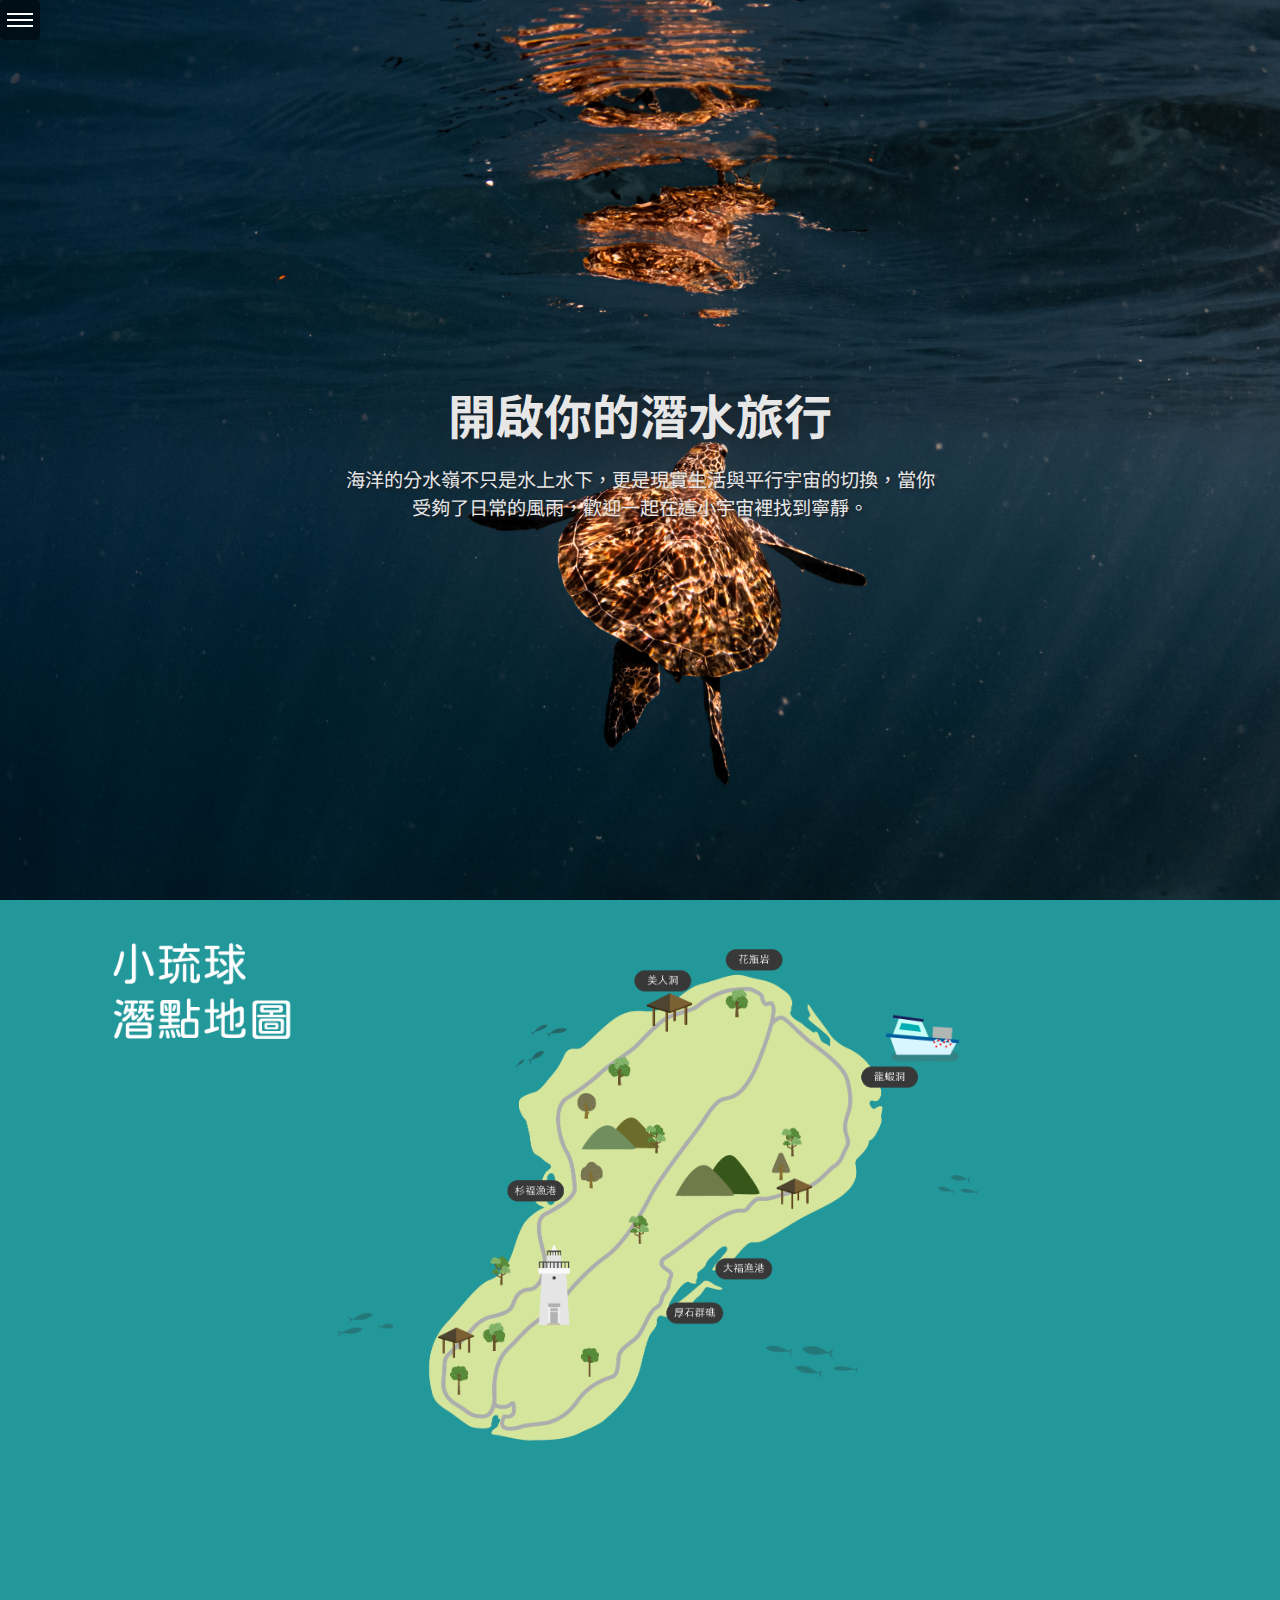
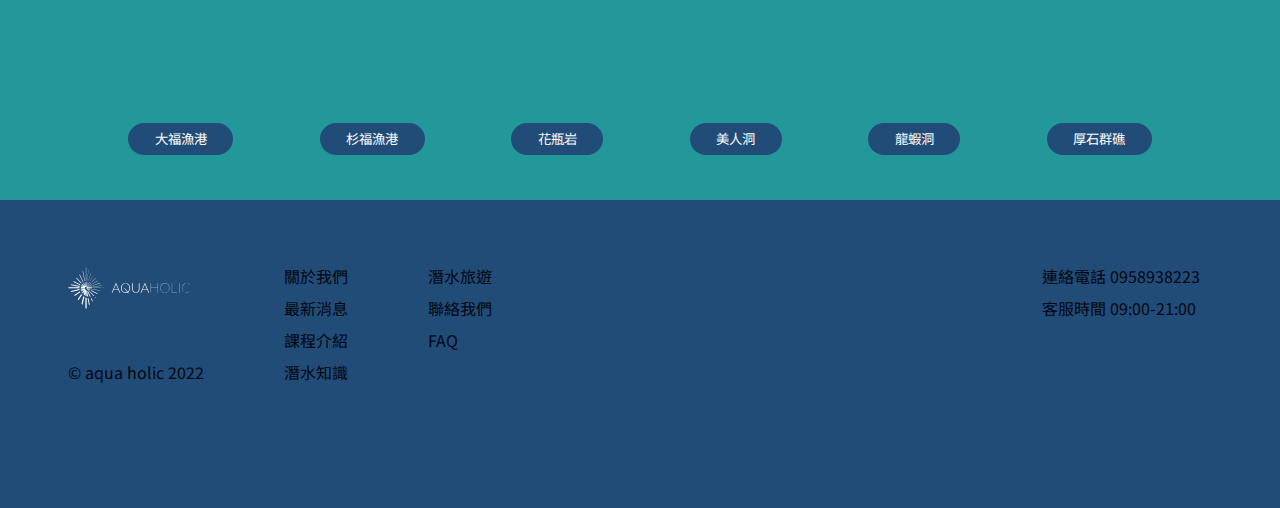
<file: travel.html>
<!DOCTYPE html>
<html lang="en">
  <head>
    <meta charset="UTF-8" />
    <meta http-equiv="X-UA-Compatible" content="IE=edge" />
    <meta name="viewport" content="width=device-width, initial-scale=1.0" />
    <link rel="stylesheet" href="assets/css/style.css" />

		<script src="https://code.jquery.com/jquery-3.6.0.js"></script>
    <title>Document</title>
    <link
      href="https://fonts.googleapis.com/css2?family=Noto+Sans+TC:wght@300;500;700;900&display=swap"
      rel="stylesheet"
    />
    <link
      rel="stylesheet"
      href="https://cdn.jsdelivr.net/npm/bootstrap-icons@1.8.2/font/bootstrap-icons.css"
      integrity="sha384-eoTu3+HydHRBIjnCVwsFyCpUDZHZSFKEJD0mc3ZqSBSb6YhZzRHeiomAUWCstIWo"
      crossorigin="anonymous"
    />

  </head>
  <body>
		<!-- navbar -->
    <input id="nav-toggle" type="checkbox" />
    <label for="nav-toggle" class="ham">
      <div class="ham-origin">
        <div class="ham-bar ham-bar--top"></div>
        <div class="ham-bar ham-bar--middle"></div>
        <div class="ham-bar ham-bar--bottom"></div>
      </div>
    </label>
    <nav class="menu">
      <ul class="menu-list">
        <li class="menu-item">
          <a class="menu-link" href="#">關於我們</a>
        </li>
        <li class="menu-item">
          <a class="menu-link" href="#">最新消息</a>
        </li>
        <li class="menu-item">
          <a class="menu-link" href="#">課程介紹</a>
        </li>
        <li class="menu-item">
          <a class="menu-link" href="#">潛水知識</a>
        </li>
        <li class="menu-item">
          <a class="menu-link" href="#">潛水旅遊</a>
        </li>
        <li class="menu-item">
          <a class="menu-link" href="#">聯絡我們</a>
        </li>
        <li class="menu-item">
          <a class="menu-link" href="#">FAQ</a>
        </li>
      </ul>
    </nav>

    <!-- 大標題 -->
    <header class="header__travel">
      <h1 class="headertitle__travel">開啟你的潛水旅行</h1>
      <p class="headercontainer__travel">
        海洋的分水嶺不只是水上水下，更是現實生活與平行宇宙的切換，當你受夠了日常的風雨，歡迎一起在這小宇宙裡找到寧靜。
      </p>
    </header>



		<!-- 旅遊地圖 -->
		<div class="map__travel">
      <div class="mapbut2__travel">
	<!-- 旅遊地圖按鈕1 -->
    <button id="js-startbtn" class="button__travel">大福漁港</button>

    <div class="modal is-hide">
      <img src="assets/images/map-image-01.jpg" alt="">
      <div>大福漁港</div>
      <p>大福漁港西南側有一個荒廢小港口、小沙灘，出入水容易，也較少遇到強流，水下地形以珊瑚礁和沙地為主，大多時間無風無浪無流，往外游一些，即可享受與厚石群礁相似的景觀，適合進行自由潛水或是平靜水域課程。</p>
      <a class="modal-close js-modal-close">X</a>
    </div>


<!-- 旅遊地圖按鈕2 -->
    <button id="js2-startbtn" class="button2__travel">杉福漁港</button>

    <div class="modal2 is2-hide">
      <img src="assets/images/map-image-02.jpg" alt="">
      <div>杉福漁港</div>
      <p>杉福漁港沙灘位於小琉球的西邊海域，跟蛤板灣相鄰不到3分鐘的摩托車車程，這裡最大最好認的建築就是福安宮了，還記的第一次來，這裡聚集了人潮，都是要來參觀潮間帶的旅客，附近還有個杉福生態廊道可以看夕陽，不來不知道，這裡簡直就跟個寶庫一樣。</p>
      <a class="modal2-close js-modal2-close">X</a>
    </div>


    <!-- 旅遊地圖按鈕3 -->
    <button id="js3-startbtn" class="button3__travel">花瓶岩</button>

    <div class="modal3 is3-hide">
      <img src="assets/images/map-image-06.jpg" alt="">
      <div>花瓶岩</div>
      <p>花瓶岩其實是一塊珊瑚礁岩，因地殼隆起作用而抬升於海面上，又因長期受海水差異性侵蝕，而形成頭大身小的外觀，類似花瓶的特殊造型，加上岩頂上長滿了臭娘子與盒果藤等植物，看起來如同插著花草的花瓶，因此取名為「花瓶岩」。 在花瓶岩周圍，還可以看見海面下新形成的珊瑚裙礁，證明琉球嶼目前仍受到地殼隆起作用影響中。</p>
      <a class="modal3-close js-modal3-close">X</a>
    </div>

      <!-- 旅遊地圖按鈕4 -->
      <button id="js4-startbtn" class="button4__travel">美人洞</button>

      <div class="modal4 is4-hide">
        <img src="assets/images/map-image-03.jpg" alt="">
        <div>美人洞</div>
        <p>美人洞係琉球嶼風景區之一，為鄉公所於民國六十四年以公共造產方式闢建而成。 該洞位於琉球嶼東北角，距鄉公所約一公里，在杉福村東北側外緣，北山面海，奇石陳列，花草叢生，洞外碧波萬頃，茫無際涯，身臨其境，靜聽濤聲，仰望奇石，胸襟不禁為之豁然開朗。</p>
        <a class="modal4-close js-modal4-close">X</a>
      </div>


           <!-- 旅遊地圖按鈕5 -->
           <button id="js5-startbtn" class="button5__travel">龍蝦洞</button>

           <div class="modal5 is5-hide">
             <img src="assets/images/map-image-04.jpg" alt="">
             <div>龍蝦洞</div>
             <p>龍蝦洞位於小琉球的東北方，為一處遍布壺穴及海蝕溝的珊瑚礁海岸地形，這裡的壺穴壺口呈現圓型，與其他地方相異的是底部因溶蝕作用及再沉澱作用導致，而變得相當平坦，且壺穴中並無小石子等研磨工具。 受海水侵時的海蝕溝，因沿著海岸較為脆弱的部分進行侵蝕所產生，龍蝦洞的海蝕溝相當發達，海浪進入海蝕溝內時，聲音非常宏亮且壯觀。</p>
             <a class="modal5-close js-modal5-close">X</a>
           </div>

       <!-- 旅遊地圖按鈕6 -->
         <button id="js6-startbtn" class="button6__travel">厚石群礁</button>

          <div class="modal6 is6-hide">
          <img src="assets/images/map-image-05.jpg" alt="">
          <div>厚石群礁</div>
          <p>龍蝦洞位於小琉球的東北方，為一處遍布壺穴及海蝕溝的珊瑚礁海岸地形，這裡的壺穴壺口呈現圓型，與其他地方相異的是底部因溶蝕作用及再沉澱作用導致，而變得相當平坦，且壺穴中並無小石子等研磨工具。 受海水侵時的海蝕溝，因沿著海岸較為脆弱的部分進行侵蝕所產生，龍蝦洞的海蝕溝相當發達，海浪進入海蝕溝內時，聲音非常宏亮且壯觀。</p>
          <a class="modal6-close js-modal6-close">X</a>
          </div>

    </div>
</div>



<!-- footer -->
		<div class="footer-container">
      <footer class="footerbox1">
          <div class="footer-heading footer-1">
             <img src="/assets/images/Aquaholic.svg" alt="" width="122" height="48">
             <span>© aqua holic 2022</span>
          </div>
          <div class="footer-heading footer-2">
              <a href="#">關於我們</a>
              <a href="#">最新消息</a>
              <a href="#">課程介紹</a>
              <a href="#">潛水知識</a>
          </div>

          <div class="footer-heading footer-3">

              <a href="#">潛水旅遊</a>
              <a href="#">聯絡我們</a>
              <a href="#">FAQ</a>

          </div>

      </footer>
      <footer class="footerbox2">
          <div class="footer-heading footer-4">

            <span><i class="bi bi-telephone"></i>連絡電話 0958938223</span>
            <span><i class="bi bi-person-heart"></i>客服時間 09:00-21:00</span>

            <div class="footer__logo">
            <a href="https://reurl.cc/RrEn1z"><i class="bi bi-facebook"></i></a>
            <a href="https://reurl.cc/an80vY"><i class="bi bi-instagram"></i></a>
            <a href="answer0098@gmail.com"><i class="bi bi-envelope"></i></a>
          </div>
          </div>
    </footer>
		<script src="assets/js/attack.js"></script>

  </body>
</html>
</file>
<file: assets/css/style.css>
@charset "UTF-8";
.ham {
  width: 40px;
  height: 40px;
  border-radius: 5px;
  background: rgba(0, 0, 0, 0.5);
  display: block;
  position: fixed;
  z-index: 1;
}

.ham-origin {
  position: absolute;
  top: 50%;
  left: 50%;
}

.ham-bar {
  height: 2px;
  width: 26px;
  position: absolute;
  background: #ffffff;
  margin: -1px 0 0 -13px;
  -webkit-transition: all .5s;
  transition: all .5s;
}

.ham-bar--top {
  -webkit-transform: translateY(-6px);
          transform: translateY(-6px);
}

.ham-bar--bottom {
  -webkit-transform: translateY(6px);
          transform: translateY(6px);
}

#nav-toggle {
  display: none;
}

#nav-toggle:checked ~ .ham .ham-bar--middle {
  opacity: 0;
}

#nav-toggle:checked ~ .ham .ham-bar--top {
  -webkit-transform: rotate(-45deg);
          transform: rotate(-45deg);
}

#nav-toggle:checked ~ .ham .ham-bar--bottom {
  -webkit-transform: rotate(55deg);
          transform: rotate(55deg);
}

/* Nav Style */
.menu {
  width: 100%;
  height: 100%;
  position: fixed;
  right: 0;
  top: 0;
  bottom: 0;
  padding: 30px;
  background: rgba(0, 0, 0, 0.8);
  /* 用 translate 把選單藏到畫面右邊去 */
  -webkit-transform: translateX(100%);
          transform: translateX(100%);
  -webkit-transition: -webkit-transform .5s;
  transition: -webkit-transform .5s;
  transition: transform .5s;
  transition: transform .5s, -webkit-transform .5s;
  z-index: 1;
}

#nav-toggle:checked ~ .menu {
  -webkit-transform: none;
          transform: none;
}

.menu-list {
  list-style: none;
  margin: 0;
  padding: 0;
}

.menu-item + .menu-item {
  margin-top: 10px;
}

.menu-link {
  -webkit-box-align: center;
      -ms-flex-align: center;
          align-items: center;
  font-size: 1.5rem;
  margin-top: 50%;
  margin-left: 50%;
  text-decoration: none;
  color: white;
}

* {
  margin: 0;
  padding: 0;
  list-style: none;
}

body {
  -webkit-box-sizing: border-box;
          box-sizing: border-box;
  width: 100%;
  height: 100%;
}

.banner__knowledge {
  width: 100%;
  height: 100vh;
  display: -webkit-box;
  display: -ms-flexbox;
  display: flex;
  -webkit-box-orient: vertical;
  -webkit-box-direction: normal;
      -ms-flex-direction: column;
          flex-direction: column;
  -webkit-box-pack: center;
      -ms-flex-pack: center;
          justify-content: center;
  -webkit-box-align: start;
      -ms-flex-align: start;
          align-items: flex-start;
  background: linear-gradient(105deg, #2e4051 50%, transparent 50%) center center/0% 100%, url("/assets/images/iamge01__knowledge.jpg") right center/auto 100%;
  background-size: auto;
}

.bannertitle__knowledge {
  color: #e7e7e7;
  padding: 30px;
  font-size: 3rem;
  margin-left: 30px;
}

.bannertext__knowledge {
  color: #e7e7e7;
  margin-top: 1rem;
  font-size: 1rem;
  max-width: 40%;
  height: 100%;
  line-height: 1.5rem;
}

.banner2__knowledge {
  display: -webkit-box;
  display: -ms-flexbox;
  display: flex;
  -webkit-box-orient: vertical;
  -webkit-box-direction: normal;
      -ms-flex-direction: column;
          flex-direction: column;
  -webkit-box-pack: center;
      -ms-flex-pack: center;
          justify-content: center;
  -webkit-box-align: start;
      -ms-flex-align: start;
          align-items: flex-start;
  width: 100%;
  height: 100vh;
  background: url("/assets/images/iamge04__knowledge.jpg") right center/auto 100%;
  background-size: cover;
}

.bannertitle2__knowledge {
  color: #e7e7e7;
  padding: 30px;
  font-size: 3rem;
  margin-left: 30px;
  max-width: 45%;
  line-height: 3.5rem;
}

.bannertext2__knowledge {
  color: #e7e7e7;
  margin-top: 1rem;
  font-size: 1rem;
  line-height: 1.5rem;
  height: 100%;
}

.banner3__knowledge {
  text-align: center;
  display: -webkit-box;
  display: -ms-flexbox;
  display: flex;
  -webkit-box-orient: vertical;
  -webkit-box-direction: normal;
      -ms-flex-direction: column;
          flex-direction: column;
  -webkit-box-pack: center;
      -ms-flex-pack: center;
          justify-content: center;
  width: 100%;
  height: 100vh;
  background-color: #e7e7e7;
}

.bannertitle3__knowledge {
  color: #214c77;
  font-size: 3rem;
  margin-left: 30px;
}

.bannertext3__knowledge {
  color: #214c77;
  margin-top: 1rem;
  font-size: 1rem;
  height: 100%;
  line-height: 1.5rem;
}

.wrap__knowledge {
  background-color: #e7e7e7;
  width: 100%;
  margin: 0;
}

.item__knowledge {
  display: inline-block;
  height: auto;
  width: 33%;
  margin: 0;
  position: relative;
}

.item__knowledge:hover .content__knowledge {
  opacity: 1;
}

.item__knowledge:hover h9::after {
  width: 100%;
}

.item__knowledge img {
  vertical-align: middle;
  max-width: 100%;
  margin: auto;
  height: 100%;
}

.item__knowledge .content__knowledge {
  position: absolute;
  top: 0;
  bottom: 0;
  right: 0;
  left: 0;
  padding: 25px;
  background: rgba(0, 0, 0, 0.8);
  display: -webkit-box;
  display: -ms-flexbox;
  display: flex;
  -webkit-box-pack: center;
      -ms-flex-pack: center;
          justify-content: center;
  -webkit-box-orient: vertical;
  -webkit-box-direction: normal;
      -ms-flex-direction: column;
          flex-direction: column;
  opacity: 0;
  -webkit-transition: opacity 0.6s;
  transition: opacity 0.6s;
  cursor: pointer;
}

.item__knowledge h9 {
  color: #cef0f9;
  font-size: 1.8rem;
}

.item__knowledge h9::after {
  content: "";
  display: block;
  width: 0;
  height: 2px;
  margin: 5px 0;
  background-color: #cef0f9;
  -webkit-transition: width 0.5s 0.3s;
  transition: width 0.5s 0.3s;
}

.item__knowledge p {
  color: #cef0f9;
  padding: 20px 0;
  font-size: 1rem;
  line-height: 1.5rem;
}

.map__travel {
  width: 100%;
  height: 100vh;
  background-color: #23989B;
  background-image: url(/assets/images/map-01.png);
  background-size: cover;
}

.mapbut2__travel {
  width: 80%;
  height: 95vh;
  display: -webkit-box;
  display: -ms-flexbox;
  display: flex;
  margin: auto;
  -webkit-box-align: end;
      -ms-flex-align: end;
          align-items: flex-end;
  -webkit-box-pack: justify;
      -ms-flex-pack: justify;
          justify-content: space-between;
}

.h8 {
  font-size: 2rem;
}

.button__travel {
  outline: 0;
  border: 0;
  padding: .5em 2em;
  cursor: pointer;
  color: #fff;
  background-color: #214c77;
  border-radius: 20px;
}

.modal {
  width: 80%;
  height: 90%;
  padding: 30px;
  color: #fff;
  text-align: center;
  -webkit-box-align: center;
      -ms-flex-align: center;
          align-items: center;
  justify-items: center;
  position: fixed;
  margin: auto;
  top: 0;
  right: 0;
  bottom: 0;
  left: 0;
  background-color: rgba(0, 0, 0, 0.8);
}

.modal iframe {
  position: absolute;
  top: 50%;
  left: 50%;
  -webkit-transform: translate3d(-50%, -50%, 0);
          transform: translate3d(-50%, -50%, 0);
  display: block;
}

.modal .modal-close {
  width: 30px;
  height: 30px;
  display: inline-block;
  position: absolute;
  top: 10px;
  right: 10px;
  border-radius: 100%;
  background: #d75f70;
  font-weight: bold;
  text-decoration: none;
  color: #fff;
  font-size: 1rem;
}

.is-hide {
  display: none;
}

.button2__travel {
  outline: 0;
  border: 0;
  padding: .5em 2em;
  cursor: pointer;
  color: #fff;
  background-color: #214c77;
  border-radius: 20px;
}

.modal2 {
  width: 80%;
  height: 90%;
  padding: 30px;
  color: #fff;
  text-align: center;
  -webkit-box-align: center;
      -ms-flex-align: center;
          align-items: center;
  justify-items: center;
  position: fixed;
  margin: auto;
  top: 0;
  right: 0;
  bottom: 0;
  left: 0;
  background-color: rgba(0, 0, 0, 0.8);
}

.modal2 iframe {
  position: absolute;
  top: 50%;
  left: 50%;
  -webkit-transform: translate3d(-50%, -50%, 0);
          transform: translate3d(-50%, -50%, 0);
  display: block;
}

.modal2 .modal2-close {
  width: 30px;
  height: 30px;
  display: inline-block;
  position: absolute;
  top: 10px;
  right: 10px;
  border-radius: 100%;
  background: #d75f70;
  font-weight: bold;
  text-decoration: none;
  color: #fff;
  font-size: 1rem;
}

.is2-hide {
  display: none;
}

.button3__travel {
  outline: 0;
  border: 0;
  padding: .5em 2em;
  cursor: pointer;
  color: #fff;
  background-color: #214c77;
  border-radius: 20px;
}

.modal3 {
  width: 80%;
  height: 90%;
  padding: 30px;
  color: #fff;
  text-align: center;
  -webkit-box-align: center;
      -ms-flex-align: center;
          align-items: center;
  justify-items: center;
  position: fixed;
  margin: auto;
  top: 0;
  right: 0;
  bottom: 0;
  left: 0;
  background-color: rgba(0, 0, 0, 0.8);
}

.modal3 iframe {
  position: absolute;
  top: 50%;
  left: 50%;
  -webkit-transform: translate3d(-50%, -50%, 0);
          transform: translate3d(-50%, -50%, 0);
  display: block;
}

.modal3 .modal3-close {
  width: 30px;
  height: 30px;
  display: inline-block;
  position: absolute;
  top: 10px;
  right: 10px;
  border-radius: 100%;
  background: #d75f70;
  font-weight: bold;
  text-decoration: none;
  color: #fff;
  font-size: 1rem;
}

.is3-hide {
  display: none;
}

.button4__travel {
  outline: 0;
  border: 0;
  padding: .5em 2em;
  cursor: pointer;
  color: #fff;
  background-color: #214c77;
  border-radius: 20px;
}

.modal4 {
  width: 80%;
  height: 90%;
  padding: 30px;
  color: #fff;
  text-align: center;
  -webkit-box-align: center;
      -ms-flex-align: center;
          align-items: center;
  justify-items: center;
  position: fixed;
  margin: auto;
  top: 0;
  right: 0;
  bottom: 0;
  left: 0;
  background-color: rgba(0, 0, 0, 0.8);
}

.modal4 iframe {
  position: absolute;
  top: 50%;
  left: 50%;
  -webkit-transform: translate3d(-50%, -50%, 0);
          transform: translate3d(-50%, -50%, 0);
  display: block;
}

.modal4 .modal4-close {
  width: 30px;
  height: 30px;
  display: inline-block;
  position: absolute;
  top: 10px;
  right: 10px;
  border-radius: 100%;
  background: #d75f70;
  font-weight: bold;
  text-decoration: none;
  color: #fff;
  font-size: 1rem;
}

.is4-hide {
  display: none;
}

.button5__travel {
  outline: 0;
  border: 0;
  padding: .5em 2em;
  cursor: pointer;
  color: #fff;
  background-color: #214c77;
  border-radius: 20px;
}

.modal5 {
  width: 80%;
  height: 90%;
  padding: 30px;
  color: #fff;
  text-align: center;
  -webkit-box-align: center;
      -ms-flex-align: center;
          align-items: center;
  justify-items: center;
  position: fixed;
  margin: auto;
  top: 0;
  right: 0;
  bottom: 0;
  left: 0;
  background-color: rgba(0, 0, 0, 0.8);
}

.modal5 iframe {
  position: absolute;
  top: 50%;
  left: 50%;
  -webkit-transform: translate3d(-50%, -50%, 0);
          transform: translate3d(-50%, -50%, 0);
  display: block;
}

.modal5 .modal5-close {
  width: 30px;
  height: 30px;
  display: inline-block;
  position: absolute;
  top: 10px;
  right: 10px;
  border-radius: 100%;
  background: #d75f70;
  font-weight: bold;
  text-decoration: none;
  color: #fff;
  font-size: 1rem;
}

.is5-hide {
  display: none;
}

.button6__travel {
  outline: 0;
  border: 0;
  padding: .5em 2em;
  cursor: pointer;
  color: #fff;
  background-color: #214c77;
  border-radius: 20px;
}

.modal6 {
  width: 80%;
  height: 90%;
  padding: 30px;
  color: #fff;
  text-align: center;
  -webkit-box-align: center;
      -ms-flex-align: center;
          align-items: center;
  justify-items: center;
  position: fixed;
  margin: auto;
  top: 0;
  right: 0;
  bottom: 0;
  left: 0;
  background-color: rgba(0, 0, 0, 0.8);
}

.modal6 iframe {
  position: absolute;
  top: 50%;
  left: 50%;
  -webkit-transform: translate3d(-50%, -50%, 0);
          transform: translate3d(-50%, -50%, 0);
  display: block;
}

.modal6 .modal6-close {
  width: 30px;
  height: 30px;
  display: inline-block;
  position: absolute;
  top: 10px;
  right: 10px;
  border-radius: 100%;
  background: #d75f70;
  font-weight: bold;
  text-decoration: none;
  color: #fff;
  font-size: 1rem;
}

.is6-hide {
  display: none;
}

.header__knowledge {
  width: 100%;
  display: -webkit-box;
  display: -ms-flexbox;
  display: flex;
  -webkit-box-align: center;
      -ms-flex-align: center;
          align-items: center;
  -webkit-box-orient: vertical;
  -webkit-box-direction: normal;
      -ms-flex-direction: column;
          flex-direction: column;
  -webkit-box-pack: center;
      -ms-flex-pack: center;
          justify-content: center;
  height: 100vh;
  background-image: url("/assets/images/iamge02__knowledge.jpg");
  background-position: center;
  background-size: fixed;
  background-size: cover;
}

.headertitle__knowledge {
  margin-bottom: 1rem;
  color: #e7e7e7;
  font-size: 3rem;
  text-shadow: 0.1em 0.1em 0.5em rgba(29, 29, 34, 0.822);
}

.headercontainer__knowledge {
  max-width: 600px;
  color: #e7e7e7;
  text-align: center;
  text-shadow: 0.1em 0.1em 0.2em rgba(29, 29, 34, 0.822);
}

.header__travel {
  width: 100%;
  display: -webkit-box;
  display: -ms-flexbox;
  display: flex;
  -webkit-box-align: center;
      -ms-flex-align: center;
          align-items: center;
  -webkit-box-orient: vertical;
  -webkit-box-direction: normal;
      -ms-flex-direction: column;
          flex-direction: column;
  -webkit-box-pack: center;
      -ms-flex-pack: center;
          justify-content: center;
  height: 100vh;
  background-image: url("/assets/images/image03__knowledge.jpg");
  background-position: center;
  background-size: fixed;
  background-size: cover;
}

.headertitle__travel {
  margin-bottom: 1rem;
  color: #e7e7e7;
  font-size: 3rem;
  text-shadow: 0.1em 0.1em 0.5em rgba(29, 29, 34, 0.822);
}

.headercontainer__travel {
  font-size: 1.2rem;
  max-width: 600px;
  color: #e7e7e7;
  text-align: center;
  text-shadow: 0.1em 0.1em 0.2em rgba(29, 29, 34, 0.822);
}

* {
  font-family: 'Exo', sans-serif;
  font-family: 'Noto Sans TC', sans-serif;
  padding: 0;
  margin: 0;
  -webkit-box-sizing: border-box;
          box-sizing: border-box;
}

.footer-container {
  background-color: #214c77;
  padding: 4rem 0rem 4rem 0rem;
  display: -webkit-box;
  display: -ms-flexbox;
  display: flex;
  -webkit-box-pack: justify;
      -ms-flex-pack: justify;
          justify-content: space-between;
}

.footerbox1 {
  color: #000612;
  width: 80%;
  height: 20vh;
  background-color: #214c77;
  display: -webkit-box;
  display: -ms-flexbox;
  display: flex;
  -webkit-box-pack: center;
      -ms-flex-pack: center;
          justify-content: center;
  -ms-flex-wrap: wrap;
      flex-wrap: wrap;
  margin: 0 auto;
}

.footerbox2 {
  color: #000612;
  width: 80%;
  height: 15vh;
  background-color: #214c77;
  display: -webkit-box;
  display: -ms-flexbox;
  display: flex;
  -webkit-box-pack: end;
      -ms-flex-pack: end;
          justify-content: flex-end;
  margin: 0 auto;
}

.footer-heading a {
  color: #000612;
  text-decoration: none;
  margin-bottom: 0.5rem;
}

.footer-heading {
  display: -webkit-box;
  display: -ms-flexbox;
  display: flex;
  -webkit-box-orient: vertical;
  -webkit-box-direction: normal;
      -ms-flex-direction: column;
          flex-direction: column;
  margin-right: 5rem;
}

img {
  margin-bottom: 3rem;
}

.footer-heading span {
  margin-bottom: 0.5rem;
}

.footer-heading i {
  margin-right: 0.3rem;
}
/*# sourceMappingURL=style.css.map */
</file>
